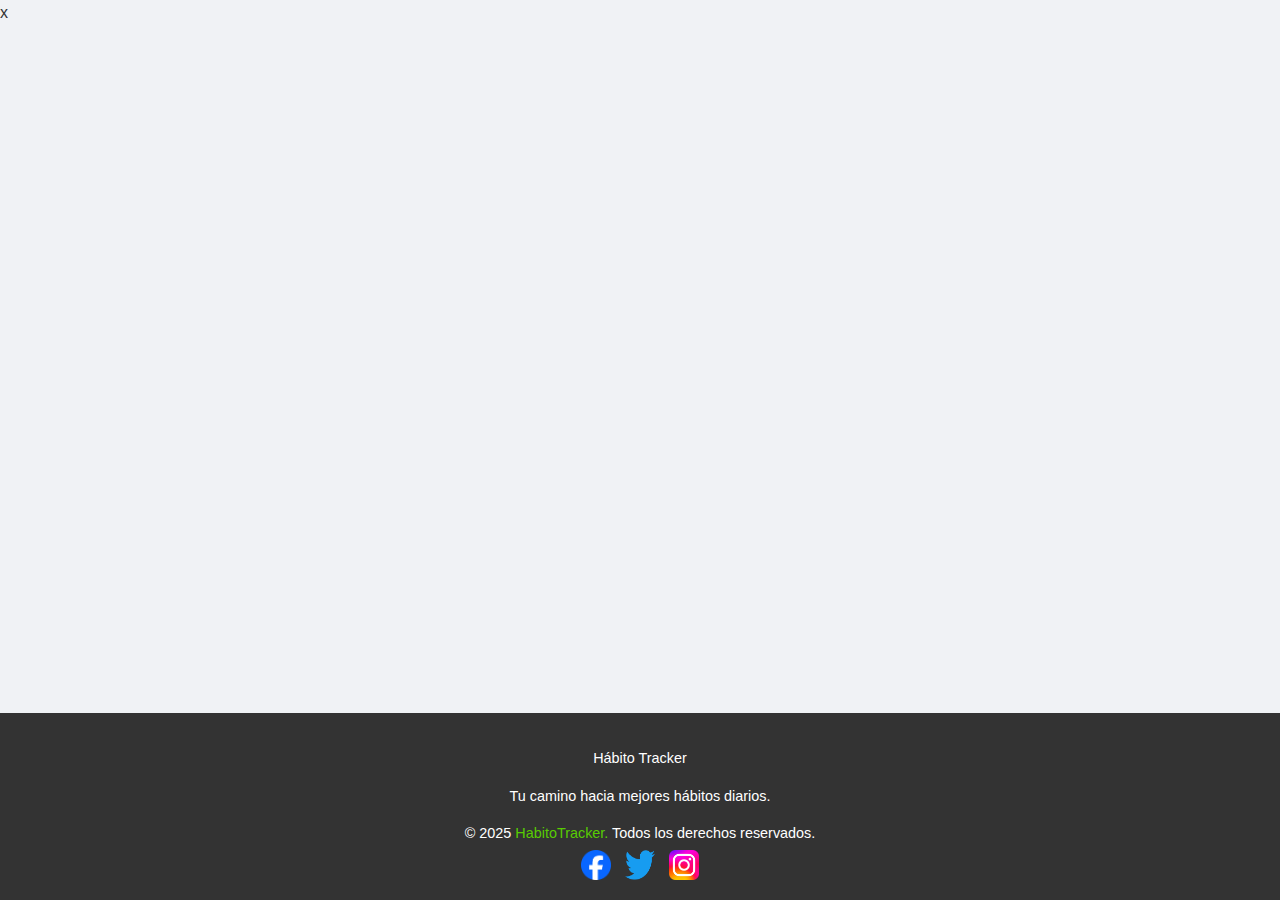
<file: login.html>
x<!DOCTYPE html>
<html lang="es">
<head>
    <meta charset="UTF-8">
    <meta name="viewport" content="width=device-width, initial-scale=1.0">
    <link rel="stylesheet" href="login.css"> <title>Inicio de Sesión - Hábito Tracker</title>
</head>
<body>
    <main class="login-container">
        <section class="login-box">
            <h2>Iniciar Sesión</h2>
            <form id="loginForm">
                <input type="email" id="login-email" placeholder="Email" required>
                <input type="password" id="login-password" placeholder="Contraseña" required>
                <p>¿No tienes una cuenta? <a href="#" id="showRegister">Registrarse</a></p>
                <button type="submit" id="login-button">Ingresar</button>
                <div id="login-message" class="message"></div>
            </form>
        </section>

        <section class="register-box">
            <h2>Registrarse</h2>
            <form id="registerForm">
                <input type="text" id="register-nombre" placeholder="Nombre de usuario" required>
                <input type="email" id="register-email" placeholder="Email" required>
                <input type="password" id="register-password" placeholder="Contraseña" required>
                <p>¿Ya tienes una cuenta registrada?<a href="#" id="showLogin">Logearse</a></p>
                <button type="submit" id="register-button">Registrarse</button>
                <div id="register-message" class="message"></div>
            </form>
        </section>
    </main>

    <footer>
        <div class="titulo-app">
            <p>Hábito Tracker</p>
        </div>
        <div class="description">
            <p>Tu camino hacia mejores hábitos diarios.</p>
        </div>
        <div class="copyright">
            <p>&copy; 2025 <a href="index.html">HabitoTracker.</a> Todos los derechos reservados.</p>
        </div>
        <div class="social-links">
            <a href="#"><img src="img/Facebook_Logo_2023.png" alt="Facebook"></a>
            <a href="#"><img src="img/Logo_of_Twitter.svg.png" alt="Twitter"></a>
            <a href="#"><img src="img/instagram.webp" alt="Instagram"></a>
        </div>
    </footer>

    <script src="login.js"></script>
</body>
</html>
</file>
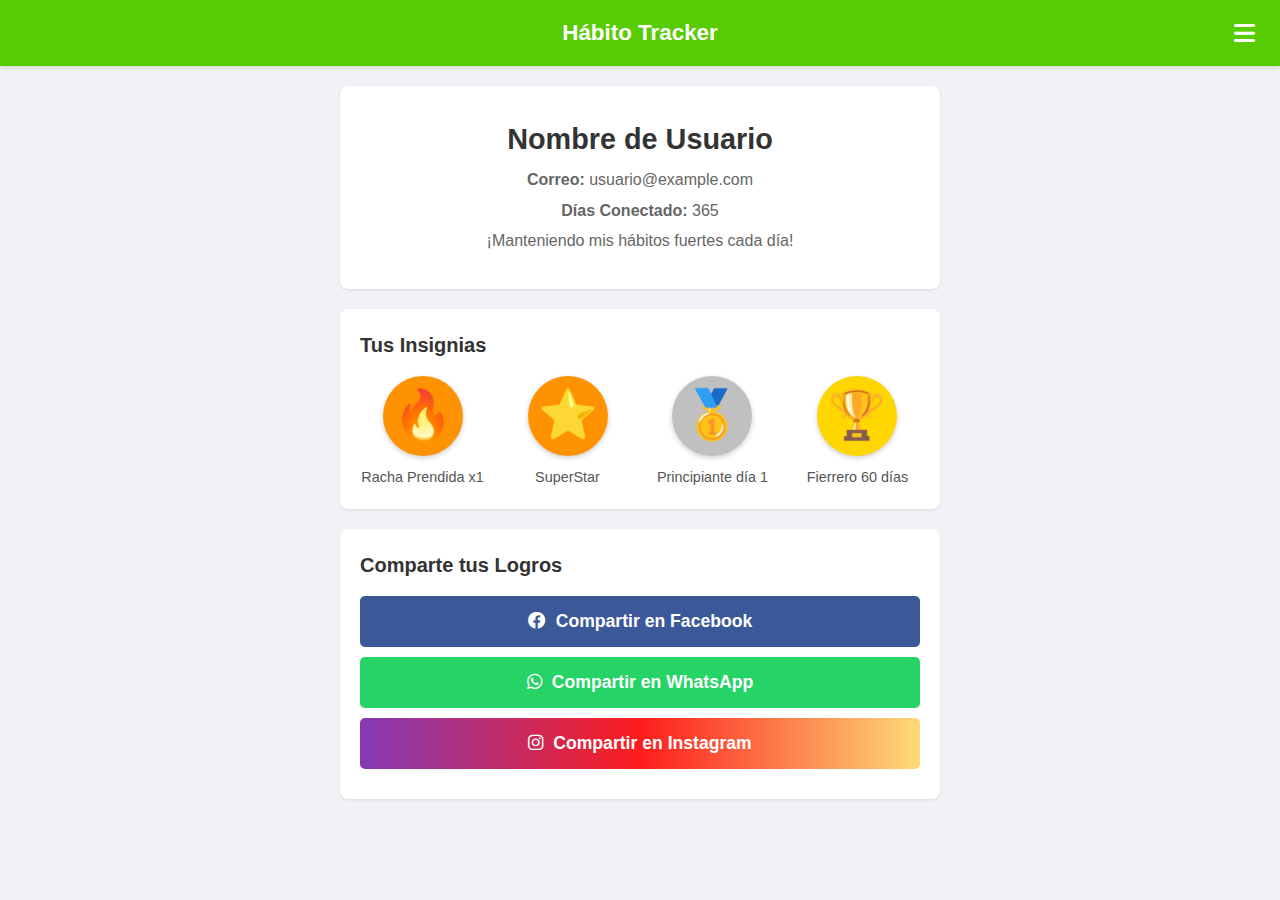
<file: perfil.html>
<!DOCTYPE html>
<html lang="es">
<head>
    <meta charset="UTF-8">
    <meta name="viewport" content="width=device-width, initial-scale=1.0">
    <title>Perfil de Usuario - Hábito Tracker</title>
    <link rel="stylesheet" href="perfil.css">
    <link rel="stylesheet" href="https://cdnjs.cloudflare.com/ajax/libs/font-awesome/6.0.0-beta3/css/all.min.css">
</head>
<body>
    <header class="header">
        <div class="header-left">
            <span style="visibility: hidden;"><i class="fas fa-bars"></i></span>
        </div>
        <h1>Hábito Tracker</h1>
        <div class="header-right">
            <i class="fas fa-bars"></i>
        </div>
    </header>

    <main class="container">
        <section class="profile-info-section card">
            <h2 class="profile-name">Nombre de Usuario</h2>
            <p class="profile-email"><strong>Correo:</strong> usuario@example.com</p>
            <p class="profile-connected-days"><strong>Días Conectado:</strong> 365</p>
            <p class="profile-bio">¡Manteniendo mis hábitos fuertes cada día!</p>
        </section>

        <section class="badges-section card">
            <h2>Tus Insignias</h2>
            <div class="badges-grid">
                <div class="badge-item">
                    <div class="badge-icon badge-racha">
                        <span class="icon-emoji">🔥</span>
                    </div>
                    <p>Racha Prendida x1</p>
                </div>
                <div class="badge-item">
                    <div class="badge-icon badge-star">
                        <span class="icon-emoji">⭐</span>
                    </div>
                    <p>SuperStar</p>
                </div>
                <div class="badge-item">
                    <div class="badge-icon badge-principiante">
                        <span class="icon-emoji">🥇</span>
                    </div>
                    <p>Principiante día 1</p>
                </div>
                <div class="badge-item">
                    <div class="badge-icon badge-fierrero">
                        <span class="icon-emoji">🏆</span>
                    </div>
                    <p>Fierrero 60 días</p>
                </div>
            </div>
        </section>

        <section class="share-section card">
            <h2>Comparte tus Logros</h2>
            <button class="share-button facebook-button">
                <i class="fab fa-facebook"></i> Compartir en Facebook
            </button>
            <button class="share-button whatsapp-button">
                <i class="fab fa-whatsapp"></i> Compartir en WhatsApp
            </button>
            <button class="share-button instagram-button">
                <i class="fab fa-instagram"></i> Compartir en Instagram
            </button>
        </section>
    </main>
</body>
</html>
</file>
<file: login.css>
/* Estilos generales del cuerpo y contenedor */
body {
    margin: 0;
    font-family: -apple-system, BlinkMacSystemFont, "Segoe UI", Roboto, "Helvetica Neue", Arial, sans-serif;
    background-color: #f0f2f5; /* Fondo gris claro */
    color: #333;
    line-height: 1.6;
    display: flex; /* Para centrar el contenido principal verticalmente */
    flex-direction: column;
    min-height: 100vh; /* Asegura que el footer se quede abajo */
}

.login-container {
    flex-grow: 1; /* Permite que el contenedor principal ocupe el espacio disponible */
    display: flex;
    justify-content: center;
    align-items: center;
    padding: 20px;
}

.login-box,
.register-box {
    background-color: #fff;
    padding: 30px;
    border-radius: 8px;
    box-shadow: 0 2px 10px rgba(0, 0, 0, 0.1);
    width: 100%;
    max-width: 400px; /* Ancho máximo para los formularios */
    text-align: center;
    /* Inicialmente, solo mostramos el login box */
    display: none;
}

.login-box.active,
.register-box.active {
    display: block; /* Muestra el formulario activo */
}


h2 {
    color: #333;
    font-size: 1.8em;
    margin-bottom: 20px;
}

form input {
    width: calc(100% - 24px); /* Resta el padding */
    padding: 12px;
    margin-bottom: 15px;
    border: 1px solid #ddd;
    border-radius: 4px;
    font-size: 1em;
}

form button {
    background-color: #58cc02; /* Verde vibrante */
    color: white;
    padding: 12px 20px;
    border: none;
    border-radius: 4px;
    font-size: 1.1em;
    font-weight: bold;
    cursor: pointer;
    transition: background-color 0.3s ease;
    width: 100%;
}

form button:hover {
    background-color: #49a302; /* Verde más oscuro al pasar el ratón */
}

form p {
    font-size: 0.9em;
    margin-top: 15px;
    margin-bottom: 15px;
}

form a {
    color: #58cc02;
    text-decoration: none;
    font-weight: bold;
}

form a:hover {
    text-decoration: underline;
}

/* Estilos para mensajes de error/éxito */
.message {
    margin-top: 15px;
    padding: 10px;
    border-radius: 4px;
    font-size: 0.9em;
    display: none; /* Oculto por defecto */
}

.message.error {
    background-color: #f8d7da;
    color: #721c24;
    border: 1px solid #f5c6cb;
    display: block;
}

.message.success {
    background-color: #d4edda;
    color: #155724;
    border: 1px solid #c3e6cb;
    display: block;
}


/* Estilos del footer */
footer {
    background-color: #333;
    color: white;
    padding: 20px;
    text-align: center;
    font-size: 0.9em;
}

footer a {
    color: #58cc02;
    text-decoration: none;
}

footer a:hover {
    text-decoration: underline;
}

.social-links img {
    width: 30px;
    height: 30px;
    margin: 0 5px;
    vertical-align: middle; /* Alinea las imágenes con el texto si lo hubiera */
}

.titulo-app p,
.description p,
.copyright p {
    margin-bottom: 5px;
}
</file>
<file: perfil.css>
/* Reseteo básico y estilos del cuerpo */
body {
    margin: 0;
    font-family: -apple-system, BlinkMacSystemFont, "Segoe UI", Roboto, "Helvetica Neue", Arial, sans-serif;
    background-color: #f0f2f5; /* Fondo gris claro */
    color: #333;
    line-height: 1.6;
}

.container {
    padding: 20px;
    max-width: 600px; /* Limita el ancho para simular una vista móvil */
    margin: 0 auto;
}

/* Estilos del encabezado */
.header {
    background-color: #58cc02; /* Verde vibrante (similar a Duolingo) */
    color: white;
    padding: 15px 20px;
    display: flex;
    justify-content: space-between;
    align-items: center;
    box-shadow: 0 2px 4px rgba(0, 0, 0, 0.1);
}

.header h1 {
    margin: 0;
    font-size: 1.4em;
    font-weight: 600;
}

/* Controla la posición de los elementos en el encabezado */
.header-left {
    flex-grow: 1; /* Empuja el contenido hacia la derecha */
    text-align: left;
}

.header-right {
    flex-grow: 1; /* Permite que el icono de la derecha se mueva al extremo derecho */
    text-align: right;
}

.header .fas {
    font-size: 1.5em;
    cursor: pointer;
    padding: 5px; /* Para hacer click más fácil */
}

/* Estilos generales para las secciones (tarjetas) */
.card {
    background-color: #fff;
    padding: 20px;
    border-radius: 8px;
    margin-bottom: 20px;
    box-shadow: 0 1px 3px rgba(0, 0, 0, 0.1);
}

section h2 {
    color: #333;
    font-size: 1.25em;
    margin-top: 0;
    margin-bottom: 15px;
    font-weight: 600;
}

.profile-info-section {
    text-align: center; /* Centra el avatar y el texto */
    padding-top: 30px; /* Más espacio en la parte superior de la tarjeta */
    padding-bottom: 30px;
}

.profile-avatar {
    width: 100px;
    height: 100px;
    border-radius: 50%; /* Hace que la imagen sea circular */
    overflow: hidden; /* Asegura que la imagen no se salga del círculo */
    margin: 0 auto 15px auto; /* Centra y añade espacio debajo */
    border: 3px solid #58cc02; /* Borde verde alrededor del avatar */
    box-shadow: 0 2px 5px rgba(0, 0, 0, 0.2); /* Sombra suave */
}

.profile-avatar img {
    width: 100%;
    height: 100%;
    object-fit: cover; /* Asegura que la imagen cubra todo el espacio sin distorsionarse */
}

.profile-name {
    font-size: 1.8em;
    font-weight: bold;
    margin-bottom: 5px;
    color: #333;
}

.profile-email,
.profile-connected-days,
.profile-bio {
    color: #666;
    font-size: 1em;
    margin-top: 5px;
    margin-bottom: 5px; /* Espacio entre las líneas de información */
}

/* Sección de Insignias */
.badges-grid {
    display: grid;
    grid-template-columns: repeat(auto-fit, minmax(120px, 1fr)); /* Cuadrícula responsiva */
    gap: 20px;
    justify-items: center;
    text-align: center;
}

.badge-item {
    display: flex;
    flex-direction: column;
    align-items: center;
}

.badge-icon {
    width: 80px; /* Tamaño del círculo de la insignia */
    height: 80px;
    border-radius: 50%;
    display: flex;
    justify-content: center;
    align-items: center;
    margin-bottom: 10px;
    box-shadow: 0 2px 5px rgba(0, 0, 0, 0.2);
}

.badge-icon .icon-emoji {
    font-size: 3em; /* Tamaño del emoji para simular el ícono */
}

/* Colores específicos de las insignias */
.badge-racha {
    background-color: #ff9200; /* Naranja */
}
.badge-star {
    background-color: #ff9200; /* Naranja */
}
.badge-principiante {
    background-color: #c0c0c0; /* Gris/Plata */
}
.badge-fierrero {
    background-color: #FFD700; /* Dorado */
}

.badge-item p {
    font-size: 0.9em;
    color: #555;
    margin: 0;
    font-weight: 500;
}

/* Sección para Compartir Logros */
.share-section .share-button {
    width: 100%;
    padding: 15px;
    border: none;
    border-radius: 5px;
    font-size: 1.1em;
    font-weight: bold;
    cursor: pointer;
    display: flex;
    align-items: center;
    justify-content: center;
    gap: 10px;
    transition: background-color 0.3s ease;
    margin-bottom: 10px; /* Espacio entre los botones de compartir */
}

/* Colores específicos para cada botón de compartir */
.share-section .facebook-button {
    background-color: #3b5998; /* Azul de Facebook */
    color: white;
}
.share-section .facebook-button:hover {
    background-color: #2a4884;
}

.share-section .whatsapp-button {
    background-color: #25D366; /* Verde de WhatsApp */
    color: white;
}
.share-section .whatsapp-button:hover {
    background-color: #1DA851;
}

.share-section .instagram-button {
    /* Gradiente de Instagram para simular su logo */
    background-image: linear-gradient(to right, #833AB4, #FD1D1D, #FEDA77);
    color: white;
}
.share-section .instagram-button:hover {
    opacity: 0.9;
}
</file>
